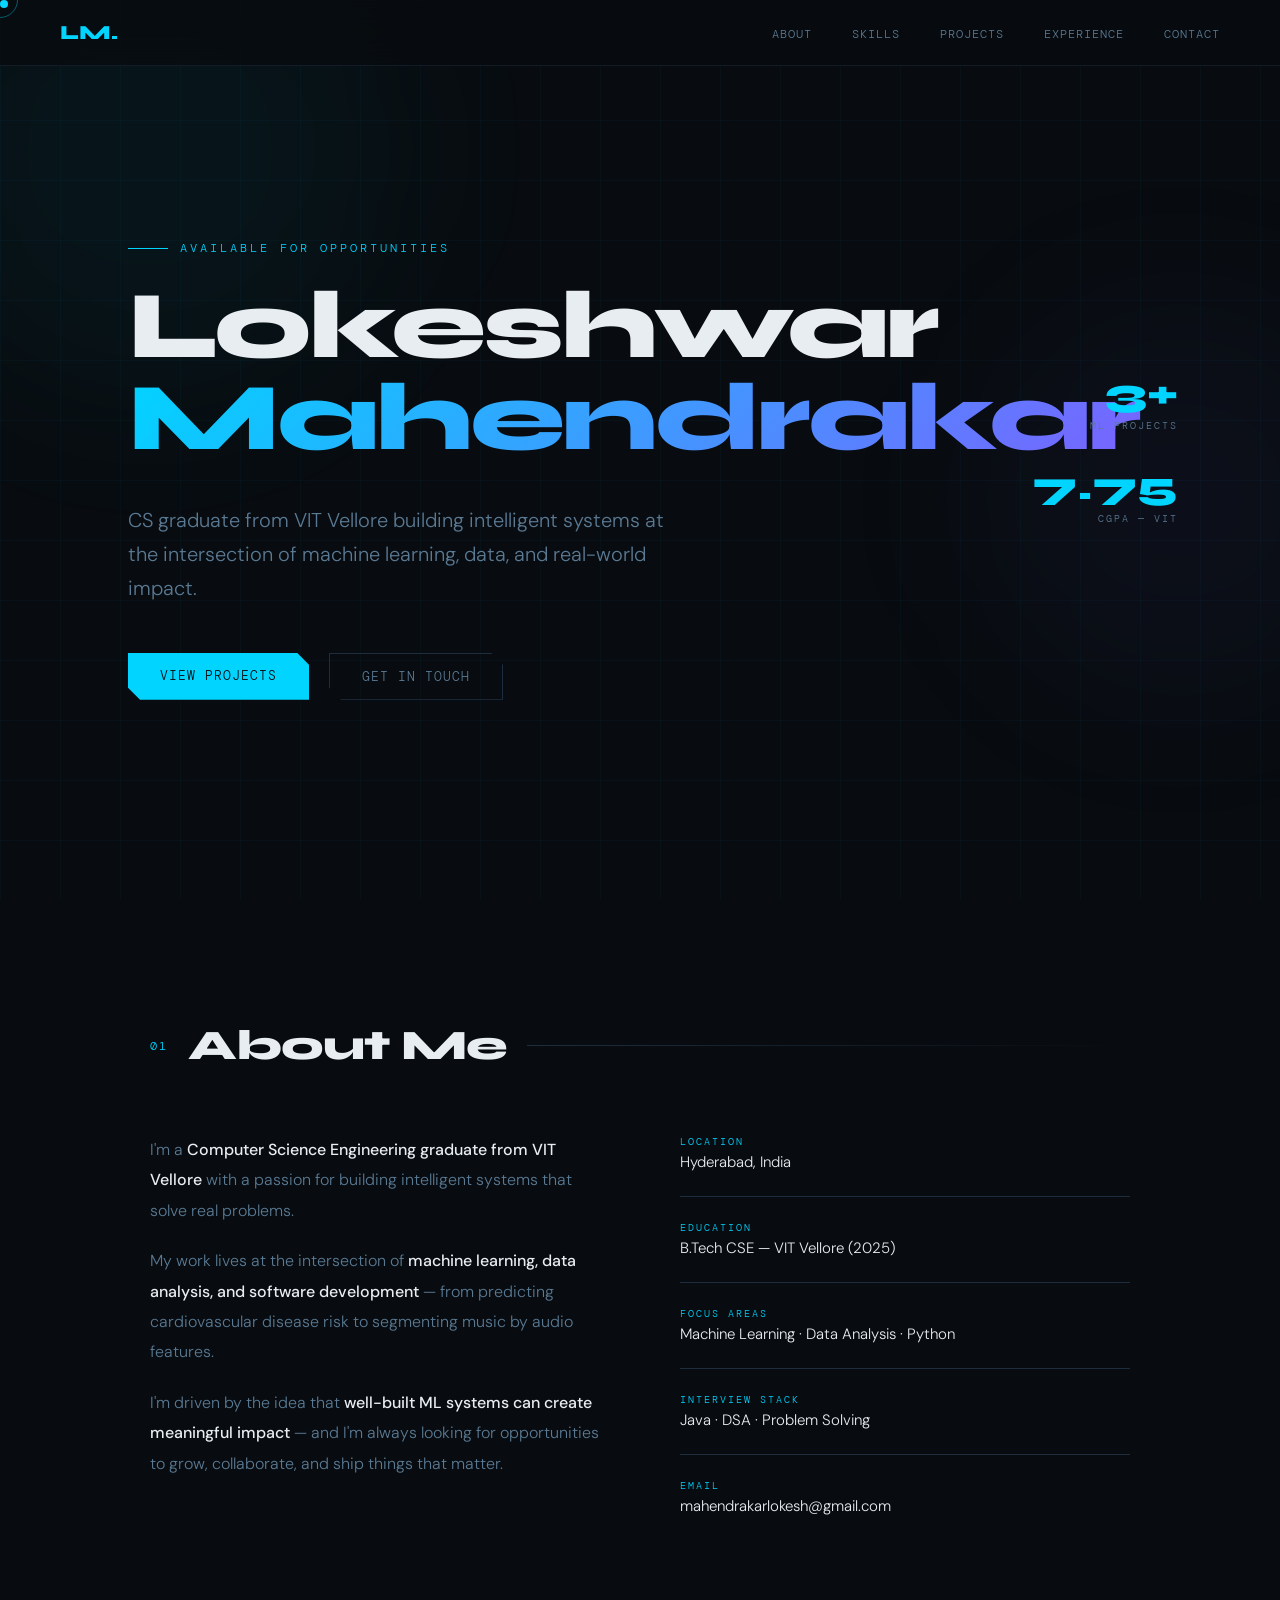
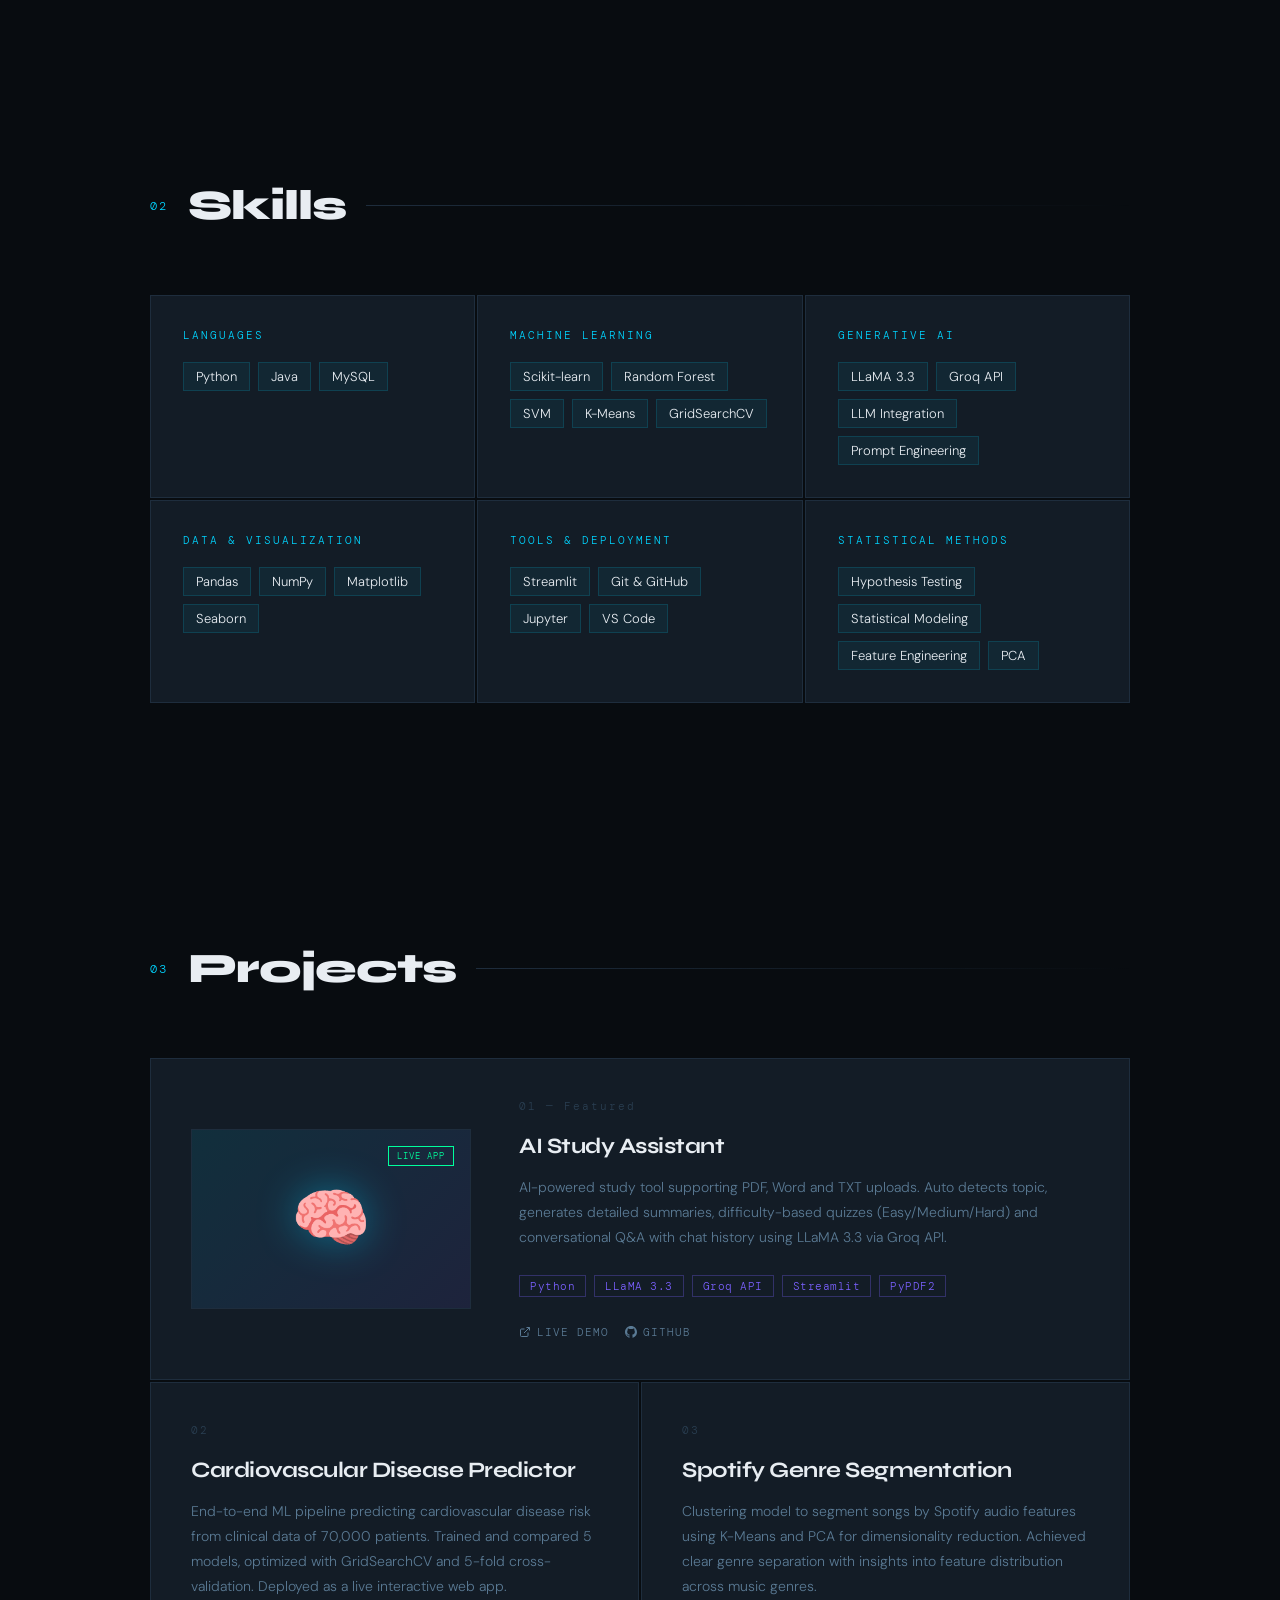
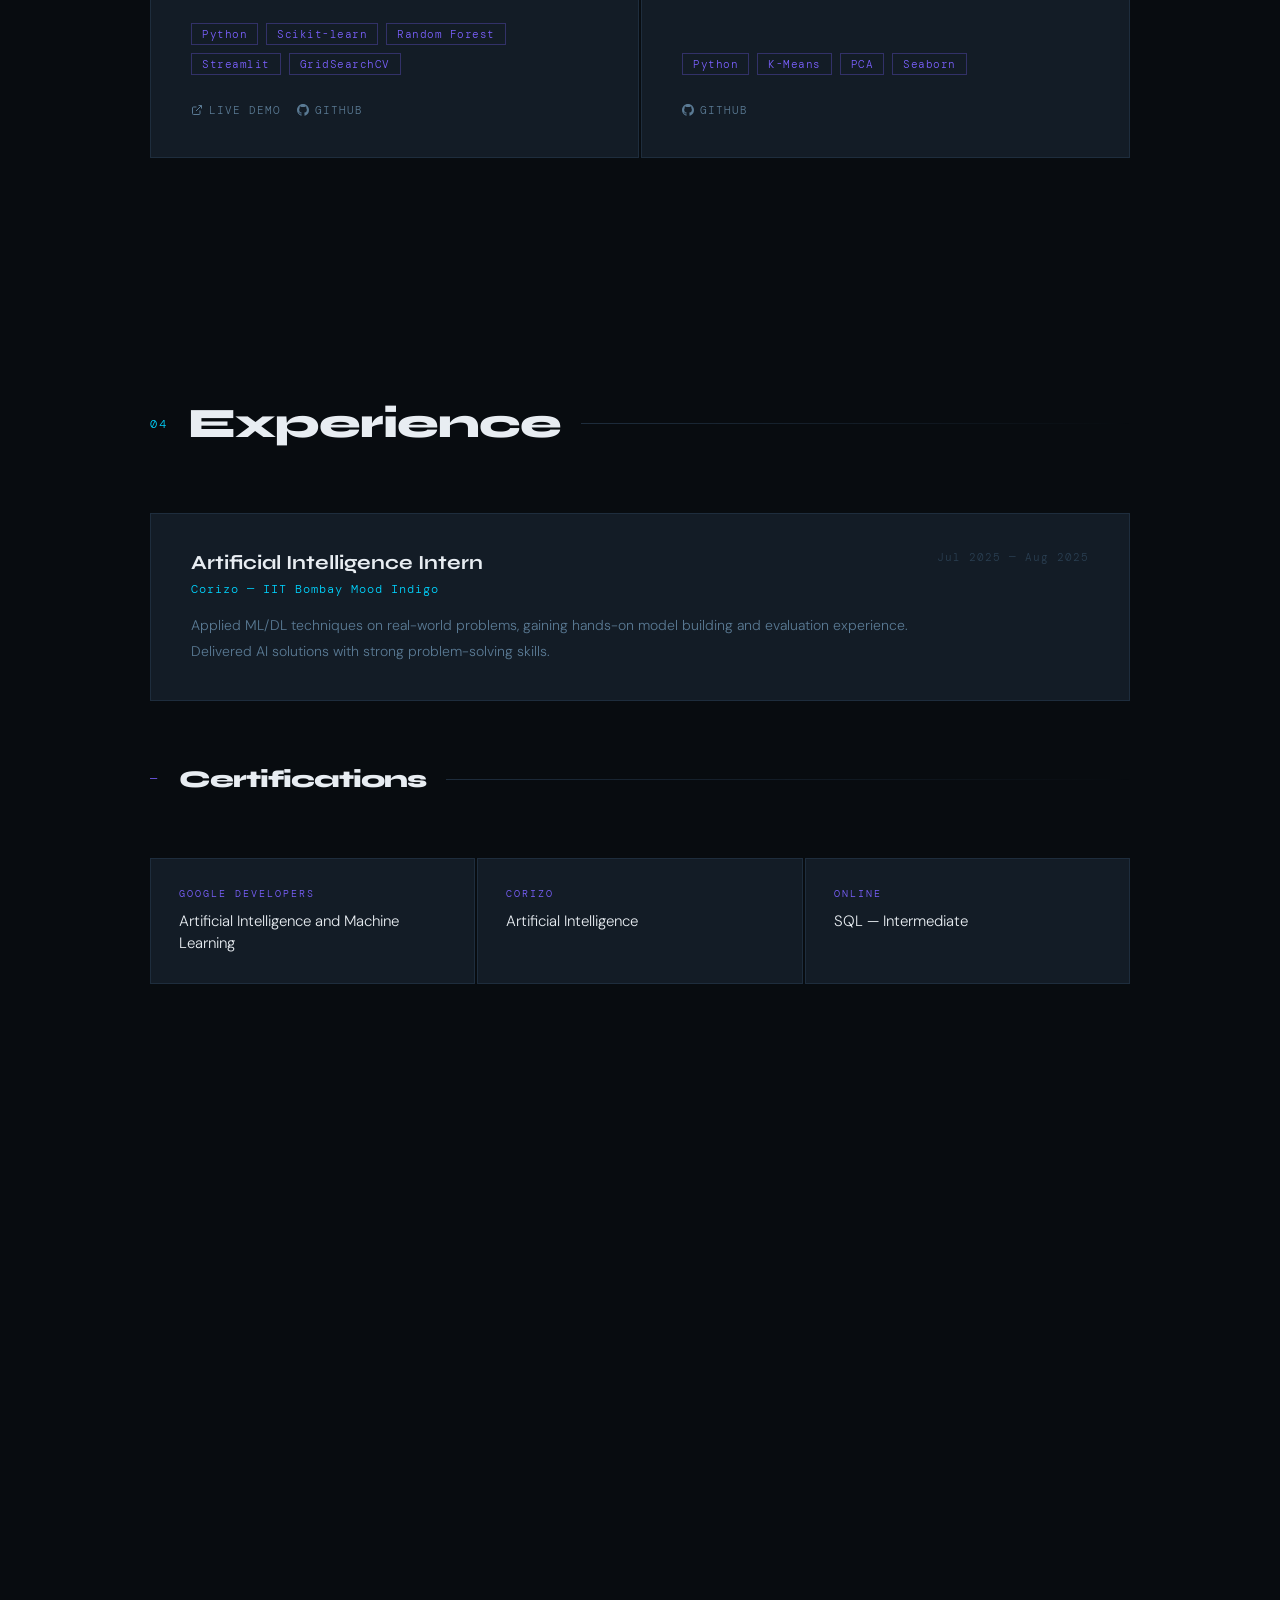
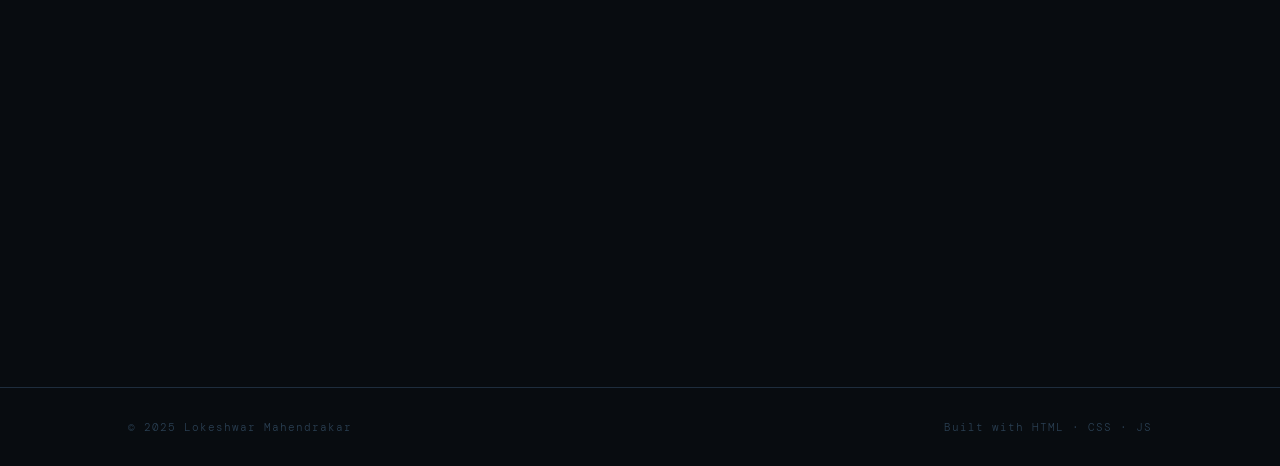
<file: index.html>
<!DOCTYPE html>
<html lang="en">
<head>
<meta charset="UTF-8"/>
<meta name="viewport" content="width=device-width, initial-scale=1.0"/>
<title>Lokeshwar Mahendrakar — ML Engineer</title>
<link href="https://fonts.googleapis.com/css2?family=Syne:wght@400;600;700;800&family=DM+Mono:ital,wght@0,300;0,400;1,300&family=DM+Sans:ital,wght@0,300;0,400;0,500;1,300&display=swap" rel="stylesheet"/>
<style>
  :root {
    --bg:#080c10;--bg2:#0d1117;--bg3:#111820;--card:#131c26;--border:#1e2d3d;
    --accent:#00d4ff;--accent2:#7b61ff;--accent3:#00ff9d;
    --text:#e8edf2;--muted:#5a7a94;--dim:#2a3f52;
  }
  *,*::before,*::after{box-sizing:border-box;margin:0;padding:0}
  html{scroll-behavior:smooth}
  body{background:var(--bg);color:var(--text);font-family:'DM Sans',sans-serif;font-weight:300;overflow-x:hidden;cursor:none}
  .cursor{position:fixed;width:8px;height:8px;background:var(--accent);border-radius:50%;pointer-events:none;z-index:9999;transition:transform 0.1s;mix-blend-mode:screen}
  .cursor-ring{position:fixed;width:36px;height:36px;border:1px solid rgba(0,212,255,0.4);border-radius:50%;pointer-events:none;z-index:9998;transition:width 0.2s,height 0.2s}
  body::before{content:'';position:fixed;inset:0;background-image:linear-gradient(rgba(0,212,255,0.03) 1px,transparent 1px),linear-gradient(90deg,rgba(0,212,255,0.03) 1px,transparent 1px);background-size:60px 60px;pointer-events:none;z-index:0}
  nav{position:fixed;top:0;left:0;right:0;z-index:100;display:flex;align-items:center;justify-content:space-between;padding:20px 60px;border-bottom:1px solid rgba(30,45,61,0.5);backdrop-filter:blur(20px);background:rgba(8,12,16,0.8)}
  .nav-logo{font-family:'Syne',sans-serif;font-weight:800;font-size:20px;color:var(--accent)}
  .nav-links{display:flex;gap:40px;list-style:none}
  .nav-links a{font-family:'DM Mono',monospace;font-size:12px;color:var(--muted);text-decoration:none;letter-spacing:1px;text-transform:uppercase;transition:color 0.2s}
  .nav-links a:hover{color:var(--text)}
  section{position:relative;z-index:1;max-width:1100px;margin:0 auto;padding:120px 60px}
  #hero{min-height:100vh;display:flex;flex-direction:column;justify-content:center;padding-top:160px;max-width:100%;padding-left:10%;padding-right:10%}
  .hero-tag{font-family:'DM Mono',monospace;font-size:12px;color:var(--accent);letter-spacing:3px;text-transform:uppercase;margin-bottom:24px;opacity:0;animation:fadeUp 0.8s 0.2s forwards;display:flex;align-items:center;gap:12px}
  .hero-tag::before{content:'';display:block;width:40px;height:1px;background:var(--accent)}
  h1{font-family:'Syne',sans-serif;font-weight:800;font-size:clamp(52px,8vw,96px);line-height:0.95;letter-spacing:-3px;opacity:0;animation:fadeUp 0.8s 0.4s forwards;margin-bottom:8px}
  h1 .name-line{display:block;color:var(--text)}
  h1 .name-accent{display:block;background:linear-gradient(135deg,var(--accent),var(--accent2));-webkit-background-clip:text;-webkit-text-fill-color:transparent;background-clip:text}
  .hero-sub{font-size:clamp(16px,2vw,20px);color:var(--muted);font-weight:300;max-width:560px;line-height:1.7;margin-top:32px;margin-bottom:48px;opacity:0;animation:fadeUp 0.8s 0.6s forwards}
  .hero-cta{display:flex;gap:20px;opacity:0;animation:fadeUp 0.8s 0.8s forwards;flex-wrap:wrap}
  .btn-primary{padding:14px 32px;background:var(--accent);color:var(--bg);font-family:'DM Mono',monospace;font-size:13px;letter-spacing:1px;text-decoration:none;text-transform:uppercase;clip-path:polygon(0 0,calc(100% - 12px) 0,100% 12px,100% 100%,12px 100%,0 calc(100% - 12px));transition:all 0.2s}
  .btn-primary:hover{background:var(--accent2);transform:translateY(-2px)}
  .btn-secondary{padding:14px 32px;border:1px solid var(--border);color:var(--muted);font-family:'DM Mono',monospace;font-size:13px;letter-spacing:1px;text-decoration:none;text-transform:uppercase;transition:all 0.2s;clip-path:polygon(0 0,calc(100% - 12px) 0,100% 12px,100% 100%,12px 100%,0 calc(100% - 12px))}
  .btn-secondary:hover{border-color:var(--accent);color:var(--accent);transform:translateY(-2px)}
  .hero-stats{position:absolute;right:8%;top:50%;transform:translateY(-50%);display:flex;flex-direction:column;gap:32px;opacity:0;animation:fadeIn 1s 1.2s forwards}
  .stat-item{text-align:right}
  .stat-num{font-family:'Syne',sans-serif;font-size:40px;font-weight:800;color:var(--accent);line-height:1;display:block}
  .stat-label{font-family:'DM Mono',monospace;font-size:10px;color:var(--muted);letter-spacing:2px;text-transform:uppercase}
  .section-header{display:flex;align-items:center;gap:20px;margin-bottom:64px}
  .section-num{font-family:'DM Mono',monospace;font-size:12px;color:var(--accent);letter-spacing:2px}
  .section-title{font-family:'Syne',sans-serif;font-size:clamp(28px,4vw,42px);font-weight:800;letter-spacing:-1px;color:var(--text)}
  .section-line{flex:1;height:1px;background:linear-gradient(90deg,var(--border),transparent)}
  .about-grid{display:grid;grid-template-columns:1fr 1fr;gap:80px;align-items:start}
  .about-text p{color:var(--muted);line-height:1.9;font-size:16px;margin-bottom:20px}
  .about-text p span{color:var(--text);font-weight:500}
  .about-details{display:flex;flex-direction:column;gap:24px}
  .detail-row{display:flex;flex-direction:column;gap:4px;padding-bottom:24px;border-bottom:1px solid var(--border)}
  .detail-row:last-child{border-bottom:none}
  .detail-label{font-family:'DM Mono',monospace;font-size:10px;color:var(--accent);letter-spacing:2px;text-transform:uppercase}
  .detail-value{font-size:15px;color:var(--text)}
  .skills-grid{display:grid;grid-template-columns:repeat(3,1fr);gap:2px}
  .skill-category{background:var(--card);padding:32px;border:1px solid var(--border);position:relative;overflow:hidden;transition:border-color 0.3s}
  .skill-category:hover{border-color:var(--accent)}
  .skill-category::before{content:'';position:absolute;top:0;left:0;right:0;height:2px;background:linear-gradient(90deg,var(--accent),var(--accent2));transform:scaleX(0);transform-origin:left;transition:transform 0.3s}
  .skill-category:hover::before{transform:scaleX(1)}
  .skill-cat-title{font-family:'DM Mono',monospace;font-size:11px;color:var(--accent);letter-spacing:2px;text-transform:uppercase;margin-bottom:20px}
  .skill-tags{display:flex;flex-wrap:wrap;gap:8px}
  .skill-tag{padding:5px 12px;background:rgba(0,212,255,0.06);border:1px solid rgba(0,212,255,0.15);color:var(--text);font-size:13px;transition:all 0.2s}
  .skill-tag:hover{background:rgba(0,212,255,0.12);border-color:var(--accent);color:var(--accent)}
  .projects-grid{display:grid;grid-template-columns:1fr 1fr;gap:2px}
  .project-card{background:var(--card);border:1px solid var(--border);padding:40px;position:relative;overflow:hidden;transition:all 0.3s;display:flex;flex-direction:column}
  .project-card:hover{border-color:var(--accent);transform:translateY(-4px)}
  .project-num{font-family:'DM Mono',monospace;font-size:11px;color:var(--dim);letter-spacing:2px;margin-bottom:20px}
  .project-title{font-family:'Syne',sans-serif;font-size:22px;font-weight:700;color:var(--text);margin-bottom:16px;letter-spacing:-0.5px}
  .project-desc{font-size:14px;color:var(--muted);line-height:1.8;flex:1;margin-bottom:24px}
  .project-tech{display:flex;flex-wrap:wrap;gap:8px;margin-bottom:28px}
  .tech-tag{font-family:'DM Mono',monospace;font-size:11px;color:var(--accent2);padding:3px 10px;border:1px solid rgba(123,97,255,0.3);letter-spacing:0.5px}
  .project-links{display:flex;gap:16px}
  .project-link{font-family:'DM Mono',monospace;font-size:11px;color:var(--muted);text-decoration:none;letter-spacing:1px;text-transform:uppercase;display:flex;align-items:center;gap:6px;transition:color 0.2s}
  .project-link:hover{color:var(--accent)}
  .project-link svg{width:12px;height:12px}
  .project-card.featured{grid-column:1 / -1;flex-direction:row;gap:48px;align-items:center}
  .project-card.featured .project-content{flex:1}
  .project-card.featured .project-visual{width:280px;height:180px;background:linear-gradient(135deg,rgba(0,212,255,0.1),rgba(123,97,255,0.1));border:1px solid var(--border);display:flex;align-items:center;justify-content:center;flex-shrink:0;position:relative}
  .project-visual-inner{font-size:64px;filter:drop-shadow(0 0 20px rgba(0,212,255,0.4))}
  .project-badge{position:absolute;top:16px;right:16px;font-family:'DM Mono',monospace;font-size:9px;color:var(--accent3);border:1px solid var(--accent3);padding:3px 8px;letter-spacing:1px;text-transform:uppercase}
  .exp-list{display:flex;flex-direction:column;gap:2px}
  .exp-item{background:var(--card);border:1px solid var(--border);padding:36px 40px;display:grid;grid-template-columns:1fr auto;gap:20px;align-items:start;transition:border-color 0.3s}
  .exp-item:hover{border-color:var(--accent)}
  .exp-role{font-family:'Syne',sans-serif;font-size:20px;font-weight:700;color:var(--text);margin-bottom:6px}
  .exp-company{font-family:'DM Mono',monospace;font-size:12px;color:var(--accent);letter-spacing:1px;margin-bottom:16px}
  .exp-desc{font-size:14px;color:var(--muted);line-height:1.8}
  .exp-period{font-family:'DM Mono',monospace;font-size:11px;color:var(--dim);letter-spacing:1px;white-space:nowrap}
  .cert-grid{display:grid;grid-template-columns:repeat(3,1fr);gap:2px;margin-top:40px}
  .cert-item{background:var(--card);border:1px solid var(--border);padding:28px;transition:border-color 0.3s}
  .cert-item:hover{border-color:var(--accent2)}
  .cert-issuer{font-family:'DM Mono',monospace;font-size:10px;color:var(--accent2);letter-spacing:2px;text-transform:uppercase;margin-bottom:10px}
  .cert-name{font-size:15px;color:var(--text);line-height:1.5}
  .edu-grid{display:grid;grid-template-columns:repeat(3,1fr);gap:2px;margin-top:40px}
  .edu-item{background:var(--card);border:1px solid var(--border);padding:32px;transition:border-color 0.3s}
  .edu-item:hover{border-color:var(--accent3)}
  .edu-degree{font-family:'DM Mono',monospace;font-size:10px;color:var(--accent3);letter-spacing:2px;text-transform:uppercase;margin-bottom:12px}
  .edu-school{font-family:'Syne',sans-serif;font-size:16px;font-weight:700;color:var(--text);margin-bottom:8px}
  .edu-detail{font-size:13px;color:var(--muted);line-height:1.6}
  .edu-score{margin-top:16px;font-family:'DM Mono',monospace;font-size:20px;color:var(--accent)}
  #contact{text-align:center;padding-bottom:160px}
  .contact-title{font-family:'Syne',sans-serif;font-size:clamp(36px,6vw,72px);font-weight:800;letter-spacing:-2px;line-height:1;margin-bottom:24px}
  .contact-title span{background:linear-gradient(135deg,var(--accent),var(--accent2));-webkit-background-clip:text;-webkit-text-fill-color:transparent;background-clip:text}
  .contact-sub{color:var(--muted);font-size:16px;max-width:480px;margin:0 auto 48px;line-height:1.7}
  .contact-links{display:flex;justify-content:center;gap:20px;flex-wrap:wrap}
  .contact-link{display:flex;align-items:center;gap:10px;padding:14px 28px;border:1px solid var(--border);color:var(--muted);text-decoration:none;font-family:'DM Mono',monospace;font-size:12px;letter-spacing:1px;text-transform:uppercase;transition:all 0.2s;clip-path:polygon(0 0,calc(100% - 10px) 0,100% 10px,100% 100%,10px 100%,0 calc(100% - 10px))}
  .contact-link:hover{border-color:var(--accent);color:var(--accent);transform:translateY(-2px)}
  footer{position:relative;z-index:1;border-top:1px solid var(--border);padding:32px 10%;display:flex;justify-content:space-between;align-items:center}
  .footer-text{font-family:'DM Mono',monospace;font-size:11px;color:var(--dim);letter-spacing:1px}
  @keyframes fadeUp{from{opacity:0;transform:translateY(24px)}to{opacity:1;transform:translateY(0)}}
  @keyframes fadeIn{from{opacity:0}to{opacity:1}}
  .reveal{opacity:0;transform:translateY(32px);transition:opacity 0.7s,transform 0.7s}
  .reveal.visible{opacity:1;transform:translateY(0)}
  .orb{position:fixed;border-radius:50%;filter:blur(80px);pointer-events:none;z-index:0}
  .orb-1{width:500px;height:500px;background:rgba(0,212,255,0.04);top:-100px;left:-100px}
  .orb-2{width:400px;height:400px;background:rgba(123,97,255,0.04);bottom:200px;right:-100px}
  ::-webkit-scrollbar{width:4px}
  ::-webkit-scrollbar-track{background:var(--bg)}
  ::-webkit-scrollbar-thumb{background:var(--dim);border-radius:2px}
  @media(max-width:900px){nav{padding:16px 24px}.nav-links{display:none}section{padding:80px 24px}#hero{padding-left:24px;padding-right:24px}.about-grid{grid-template-columns:1fr;gap:48px}.skills-grid{grid-template-columns:1fr}.projects-grid{grid-template-columns:1fr}.project-card.featured{flex-direction:column}.project-card.featured .project-visual{width:100%}.cert-grid,.edu-grid{grid-template-columns:1fr}.hero-stats{display:none}footer{flex-direction:column;gap:12px;text-align:center}}
</style>
</head>
<body>
<div class="cursor" id="cursor"></div>
<div class="cursor-ring" id="cursorRing"></div>
<div class="orb orb-1"></div>
<div class="orb orb-2"></div>
<nav>
  <div class="nav-logo">LM.</div>
  <ul class="nav-links">
    <li><a href="#about">About</a></li>
    <li><a href="#skills">Skills</a></li>
    <li><a href="#projects">Projects</a></li>
    <li><a href="#experience">Experience</a></li>
    <li><a href="#contact">Contact</a></li>
  </ul>
</nav>
<section id="hero">
  <div class="hero-tag">Available for opportunities</div>
  <h1><span class="name-line">Lokeshwar</span><span class="name-accent">Mahendrakar</span></h1>
  <p class="hero-sub">CS graduate from VIT Vellore building intelligent systems at the intersection of machine learning, data, and real-world impact.</p>
  <div class="hero-cta">
    <a href="#projects" class="btn-primary">View Projects</a>
    <a href="mailto:mahendrakarlokesh@gmail.com" class="btn-secondary">Get In Touch</a>
  </div>
  <div class="hero-stats">
    <div class="stat-item"><span class="stat-num">3+</span><span class="stat-label">ML Projects</span></div>
    <div class="stat-item"><span class="stat-num">7.75</span><span class="stat-label">CGPA — VIT</span></div>
  </div>
</section>
<section id="about">
  <div class="section-header reveal"><span class="section-num">01</span><h2 class="section-title">About Me</h2><div class="section-line"></div></div>
  <div class="about-grid">
    <div class="about-text reveal">
      <p>I'm a <span>Computer Science Engineering graduate from VIT Vellore</span> with a passion for building intelligent systems that solve real problems.</p>
      <p>My work lives at the intersection of <span>machine learning, data analysis, and software development</span> — from predicting cardiovascular disease risk to segmenting music by audio features.</p>
      <p>I'm driven by the idea that <span>well-built ML systems can create meaningful impact</span> — and I'm always looking for opportunities to grow, collaborate, and ship things that matter.</p>
    </div>
    <div class="about-details reveal">
      <div class="detail-row"><span class="detail-label">Location</span><span class="detail-value">Hyderabad, India</span></div>
      <div class="detail-row"><span class="detail-label">Education</span><span class="detail-value">B.Tech CSE — VIT Vellore (2025)</span></div>
      <div class="detail-row"><span class="detail-label">Focus Areas</span><span class="detail-value">Machine Learning · Data Analysis · Python</span></div>
      <div class="detail-row"><span class="detail-label">Interview Stack</span><span class="detail-value">Java · DSA · Problem Solving</span></div>
      <div class="detail-row"><span class="detail-label">Email</span><span class="detail-value">mahendrakarlokesh@gmail.com</span></div>
    </div>
  </div>
</section>
<section id="skills">
  <div class="section-header reveal"><span class="section-num">02</span><h2 class="section-title">Skills</h2><div class="section-line"></div></div>
  <div class="skills-grid">
    <div class="skill-category reveal"><div class="skill-cat-title">Languages</div><div class="skill-tags"><span class="skill-tag">Python</span><span class="skill-tag">Java</span><span class="skill-tag">MySQL</span></div></div>
    <div class="skill-category reveal"><div class="skill-cat-title">Machine Learning</div><div class="skill-tags"><span class="skill-tag">Scikit-learn</span><span class="skill-tag">Random Forest</span><span class="skill-tag">SVM</span><span class="skill-tag">K-Means</span><span class="skill-tag">GridSearchCV</span></div></div>
    <div class="skill-category reveal"><div class="skill-cat-title">Generative AI</div><div class="skill-tags"><span class="skill-tag">LLaMA 3.3</span><span class="skill-tag">Groq API</span><span class="skill-tag">LLM Integration</span><span class="skill-tag">Prompt Engineering</span></div></div>
    <div class="skill-category reveal"><div class="skill-cat-title">Data & Visualization</div><div class="skill-tags"><span class="skill-tag">Pandas</span><span class="skill-tag">NumPy</span><span class="skill-tag">Matplotlib</span><span class="skill-tag">Seaborn</span></div></div>
    <div class="skill-category reveal"><div class="skill-cat-title">Tools & Deployment</div><div class="skill-tags"><span class="skill-tag">Streamlit</span><span class="skill-tag">Git & GitHub</span><span class="skill-tag">Jupyter</span><span class="skill-tag">VS Code</span></div></div>
    <div class="skill-category reveal"><div class="skill-cat-title">Statistical Methods</div><div class="skill-tags"><span class="skill-tag">Hypothesis Testing</span><span class="skill-tag">Statistical Modeling</span><span class="skill-tag">Feature Engineering</span><span class="skill-tag">PCA</span></div></div>
  </div>
</section>
<section id="projects">
  <div class="section-header reveal"><span class="section-num">03</span><h2 class="section-title">Projects</h2><div class="section-line"></div></div>
  <div class="projects-grid">
    <div class="project-card featured reveal">
      <div class="project-visual"><div class="project-visual-inner">🧠</div><span class="project-badge">Live App</span></div>
      <div class="project-content">
        <div class="project-num">01 — Featured</div>
        <div class="project-title">AI Study Assistant</div>
        <p class="project-desc">AI-powered study tool supporting PDF, Word and TXT uploads. Auto detects topic, generates detailed summaries, difficulty-based quizzes (Easy/Medium/Hard) and conversational Q&A with chat history using LLaMA 3.3 via Groq API.</p>
        <div class="project-tech"><span class="tech-tag">Python</span><span class="tech-tag">LLaMA 3.3</span><span class="tech-tag">Groq API</span><span class="tech-tag">Streamlit</span><span class="tech-tag">PyPDF2</span></div>
        <div class="project-links">
          <a href="https://my-ai-studyassistant.streamlit.app/" target="_blank" class="project-link"><svg viewBox="0 0 24 24" fill="none" stroke="currentColor" stroke-width="2"><path d="M18 13v6a2 2 0 01-2 2H5a2 2 0 01-2-2V8a2 2 0 012-2h6"/><polyline points="15,3 21,3 21,9"/><line x1="10" y1="14" x2="21" y2="3"/></svg>Live Demo</a>
          <a href="https://github.com/lokesh0823" target="_blank" class="project-link"><svg viewBox="0 0 24 24" fill="currentColor"><path d="M12 0C5.37 0 0 5.37 0 12c0 5.31 3.435 9.795 8.205 11.385.6.105.825-.255.825-.57 0-.285-.015-1.23-.015-2.235-3.015.555-3.795-.735-4.035-1.41-.135-.345-.72-1.41-1.23-1.695-.42-.225-1.02-.78-.015-.795.945-.015 1.62.87 1.845 1.23 1.08 1.815 2.805 1.305 3.495.99.105-.78.42-1.305.765-1.605-2.67-.3-5.46-1.335-5.46-5.925 0-1.305.465-2.385 1.23-3.225-.12-.3-.54-1.53.12-3.18 0 0 1.005-.315 3.3 1.23.96-.27 1.98-.405 3-.405s2.04.135 3 .405c2.295-1.56 3.3-1.23 3.3-1.23.66 1.65.24 2.88.12 3.18.765.84 1.23 1.905 1.23 3.225 0 4.605-2.805 5.625-5.475 5.925.435.375.81 1.095.81 2.22 0 1.605-.015 2.895-.015 3.3 0 .315.225.69.825.57A12.02 12.02 0 0024 12c0-6.63-5.37-12-12-12z"/></svg>GitHub</a>
        </div>
      </div>
    </div>
    <div class="project-card reveal">
      <div class="project-num">02</div>
      <div class="project-title">Cardiovascular Disease Predictor</div>
      <p class="project-desc">End-to-end ML pipeline predicting cardiovascular disease risk from clinical data of 70,000 patients. Trained and compared 5 models, optimized with GridSearchCV and 5-fold cross-validation. Deployed as a live interactive web app.</p>
      <div class="project-tech"><span class="tech-tag">Python</span><span class="tech-tag">Scikit-learn</span><span class="tech-tag">Random Forest</span><span class="tech-tag">Streamlit</span><span class="tech-tag">GridSearchCV</span></div>
      <div class="project-links">
        <a href="https://cardiovasculardiseaseprediction.streamlit.app/" target="_blank" class="project-link"><svg viewBox="0 0 24 24" fill="none" stroke="currentColor" stroke-width="2"><path d="M18 13v6a2 2 0 01-2 2H5a2 2 0 01-2-2V8a2 2 0 012-2h6"/><polyline points="15,3 21,3 21,9"/><line x1="10" y1="14" x2="21" y2="3"/></svg>Live Demo</a>
        <a href="https://github.com/lokesh0823" target="_blank" class="project-link"><svg viewBox="0 0 24 24" fill="currentColor"><path d="M12 0C5.37 0 0 5.37 0 12c0 5.31 3.435 9.795 8.205 11.385.6.105.825-.255.825-.57 0-.285-.015-1.23-.015-2.235-3.015.555-3.795-.735-4.035-1.41-.135-.345-.72-1.41-1.23-1.695-.42-.225-1.02-.78-.015-.795.945-.015 1.62.87 1.845 1.23 1.08 1.815 2.805 1.305 3.495.99.105-.78.42-1.305.765-1.605-2.67-.3-5.46-1.335-5.46-5.925 0-1.305.465-2.385 1.23-3.225-.12-.3-.54-1.53.12-3.18 0 0 1.005-.315 3.3 1.23.96-.27 1.98-.405 3-.405s2.04.135 3 .405c2.295-1.56 3.3-1.23 3.3-1.23.66 1.65.24 2.88.12 3.18.765.84 1.23 1.905 1.23 3.225 0 4.605-2.805 5.625-5.475 5.925.435.375.81 1.095.81 2.22 0 1.605-.015 2.895-.015 3.3 0 .315.225.69.825.57A12.02 12.02 0 0024 12c0-6.63-5.37-12-12-12z"/></svg>GitHub</a>
      </div>
    </div>
    <div class="project-card reveal">
      <div class="project-num">03</div>
      <div class="project-title">Spotify Genre Segmentation</div>
      <p class="project-desc">Clustering model to segment songs by Spotify audio features using K-Means and PCA for dimensionality reduction. Achieved clear genre separation with insights into feature distribution across music genres.</p>
      <div class="project-tech"><span class="tech-tag">Python</span><span class="tech-tag">K-Means</span><span class="tech-tag">PCA</span><span class="tech-tag">Seaborn</span></div>
      <div class="project-links"><a href="https://github.com/lokesh0823" target="_blank" class="project-link"><svg viewBox="0 0 24 24" fill="currentColor"><path d="M12 0C5.37 0 0 5.37 0 12c0 5.31 3.435 9.795 8.205 11.385.6.105.825-.255.825-.57 0-.285-.015-1.23-.015-2.235-3.015.555-3.795-.735-4.035-1.41-.135-.345-.72-1.41-1.23-1.695-.42-.225-1.02-.78-.015-.795.945-.015 1.62.87 1.845 1.23 1.08 1.815 2.805 1.305 3.495.99.105-.78.42-1.305.765-1.605-2.67-.3-5.46-1.335-5.46-5.925 0-1.305.465-2.385 1.23-3.225-.12-.3-.54-1.53.12-3.18 0 0 1.005-.315 3.3 1.23.96-.27 1.98-.405 3-.405s2.04.135 3 .405c2.295-1.56 3.3-1.23 3.3-1.23.66 1.65.24 2.88.12 3.18.765.84 1.23 1.905 1.23 3.225 0 4.605-2.805 5.625-5.475 5.925.435.375.81 1.095.81 2.22 0 1.605-.015 2.895-.015 3.3 0 .315.225.69.825.57A12.02 12.02 0 0024 12c0-6.63-5.37-12-12-12z"/></svg>GitHub</a></div>
    </div>
  </div>
</section>
<section id="experience">
  <div class="section-header reveal"><span class="section-num">04</span><h2 class="section-title">Experience</h2><div class="section-line"></div></div>
  <div class="exp-list">
    <div class="exp-item reveal">
      <div>
        <div class="exp-role">Artificial Intelligence Intern</div>
        <div class="exp-company">Corizo — IIT Bombay Mood Indigo</div>
        <div class="exp-desc">Applied ML/DL techniques on real-world problems, gaining hands-on model building and evaluation experience. Delivered AI solutions with strong problem-solving skills.</div>
      </div>
      <div class="exp-period">Jul 2025 — Aug 2025</div>
    </div>
  </div>
  <div class="section-header reveal" style="margin-top:64px"><span class="section-num" style="color:var(--accent2)">—</span><h3 class="section-title" style="font-size:24px">Certifications</h3><div class="section-line"></div></div>
  <div class="cert-grid">
    <div class="cert-item reveal"><div class="cert-issuer">Google Developers</div><div class="cert-name">Artificial Intelligence and Machine Learning</div></div>
    <div class="cert-item reveal"><div class="cert-issuer">Corizo</div><div class="cert-name">Artificial Intelligence</div></div>
    <div class="cert-item reveal"><div class="cert-issuer">Online</div><div class="cert-name">SQL — Intermediate</div></div>
  </div>
  <div class="section-header reveal" style="margin-top:64px"><span class="section-num" style="color:var(--accent3)">—</span><h3 class="section-title" style="font-size:24px">Education</h3><div class="section-line"></div></div>
  <div class="edu-grid">
    <div class="edu-item reveal"><div class="edu-degree">B.Tech — CSE (Business Systems)</div><div class="edu-school">VIT Vellore</div><div class="edu-detail">Vellore Institute of Technology<br/>Class of 2025</div><div class="edu-score">7.75 CGPA</div></div>
    <div class="edu-item reveal"><div class="edu-degree">Pre-University — MPC</div><div class="edu-school">Narayana Junior College</div><div class="edu-detail">Hyderabad<br/>Class of 2021</div><div class="edu-score">95.8%</div></div>
    <div class="edu-item reveal"><div class="edu-degree">Secondary School</div><div class="edu-school">Viswa Bharati E.M School</div><div class="edu-detail">Gudivada<br/>Class of 2019</div><div class="edu-score">10 / 10</div></div>
  </div>
</section>
<section id="contact">
  <div class="contact-title reveal">Let's <span>Connect</span></div>
  <p class="contact-sub reveal">Open to full-time opportunities, internships, and interesting projects. Always happy to chat.</p>
  <div class="contact-links reveal">
    <a href="mailto:mahendrakarlokesh@gmail.com" class="contact-link"><svg width="14" height="14" viewBox="0 0 24 24" fill="none" stroke="currentColor" stroke-width="2"><path d="M4 4h16c1.1 0 2 .9 2 2v12c0 1.1-.9 2-2 2H4c-1.1 0-2-.9-2-2V6c0-1.1.9-2 2-2z"/><polyline points="22,6 12,13 2,6"/></svg>Email Me</a>
    <a href="https://linkedin.com/in/lokeshwarmahendrakar" target="_blank" class="contact-link"><svg width="14" height="14" viewBox="0 0 24 24" fill="currentColor"><path d="M16 8a6 6 0 016 6v7h-4v-7a2 2 0 00-2-2 2 2 0 00-2 2v7h-4v-7a6 6 0 016-6zM2 9h4v12H2z"/><circle cx="4" cy="4" r="2"/></svg>LinkedIn</a>
    <a href="https://github.com/lokesh0823" target="_blank" class="contact-link"><svg width="14" height="14" viewBox="0 0 24 24" fill="currentColor"><path d="M12 0C5.37 0 0 5.37 0 12c0 5.31 3.435 9.795 8.205 11.385.6.105.825-.255.825-.57 0-.285-.015-1.23-.015-2.235-3.015.555-3.795-.735-4.035-1.41-.135-.345-.72-1.41-1.23-1.695-.42-.225-1.02-.78-.015-.795.945-.015 1.62.87 1.845 1.23 1.08 1.815 2.805 1.305 3.495.99.105-.78.42-1.305.765-1.605-2.67-.3-5.46-1.335-5.46-5.925 0-1.305.465-2.385 1.23-3.225-.12-.3-.54-1.53.12-3.18 0 0 1.005-.315 3.3 1.23.96-.27 1.98-.405 3-.405s2.04.135 3 .405c2.295-1.56 3.3-1.23 3.3-1.23.66 1.65.24 2.88.12 3.18.765.84 1.23 1.905 1.23 3.225 0 4.605-2.805 5.625-5.475 5.925.435.375.81 1.095.81 2.22 0 1.605-.015 2.895-.015 3.3 0 .315.225.69.825.57A12.02 12.02 0 0024 12c0-6.63-5.37-12-12-12z"/></svg>GitHub</a>
    <a href="tel:9014526107" class="contact-link"><svg width="14" height="14" viewBox="0 0 24 24" fill="none" stroke="currentColor" stroke-width="2"><path d="M22 16.92v3a2 2 0 01-2.18 2 19.79 19.79 0 01-8.63-3.07A19.5 19.5 0 013.07 8.81 19.79 19.79 0 010 2.18 2 2 0 012 0h3a2 2 0 012 1.72c.127.96.361 1.903.7 2.81a2 2 0 01-.45 2.11L6.09 7.91a16 16 0 006 6l1.27-1.27a2 2 0 012.11-.45c.907.339 1.85.573 2.81.7A2 2 0 0122 16.92z"/></svg>Call</a>
  </div>
</section>
<footer>
  <span class="footer-text">© 2025 Lokeshwar Mahendrakar</span>
  <span class="footer-text">Built with HTML · CSS · JS</span>
</footer>
<script>
  const cursor=document.getElementById('cursor'),ring=document.getElementById('cursorRing');
  let mx=0,my=0,rx=0,ry=0;
  document.addEventListener('mousemove',e=>{mx=e.clientX;my=e.clientY;cursor.style.left=mx-4+'px';cursor.style.top=my-4+'px'});
  function animateRing(){rx+=(mx-rx)*0.12;ry+=(my-ry)*0.12;ring.style.left=rx-18+'px';ring.style.top=ry-18+'px';requestAnimationFrame(animateRing)}
  animateRing();
  document.querySelectorAll('a,button').forEach(el=>{
    el.addEventListener('mouseenter',()=>{cursor.style.transform='scale(2.5)';ring.style.width='56px';ring.style.height='56px'});
    el.addEventListener('mouseleave',()=>{cursor.style.transform='scale(1)';ring.style.width='36px';ring.style.height='36px'});
  });
  const observer=new IntersectionObserver(entries=>{
    entries.forEach((entry,i)=>{if(entry.isIntersecting)setTimeout(()=>entry.target.classList.add('visible'),i*80)});
  },{threshold:0.1});
  document.querySelectorAll('.reveal').forEach(el=>observer.observe(el));
</script>
</body>
</html>
</file>
